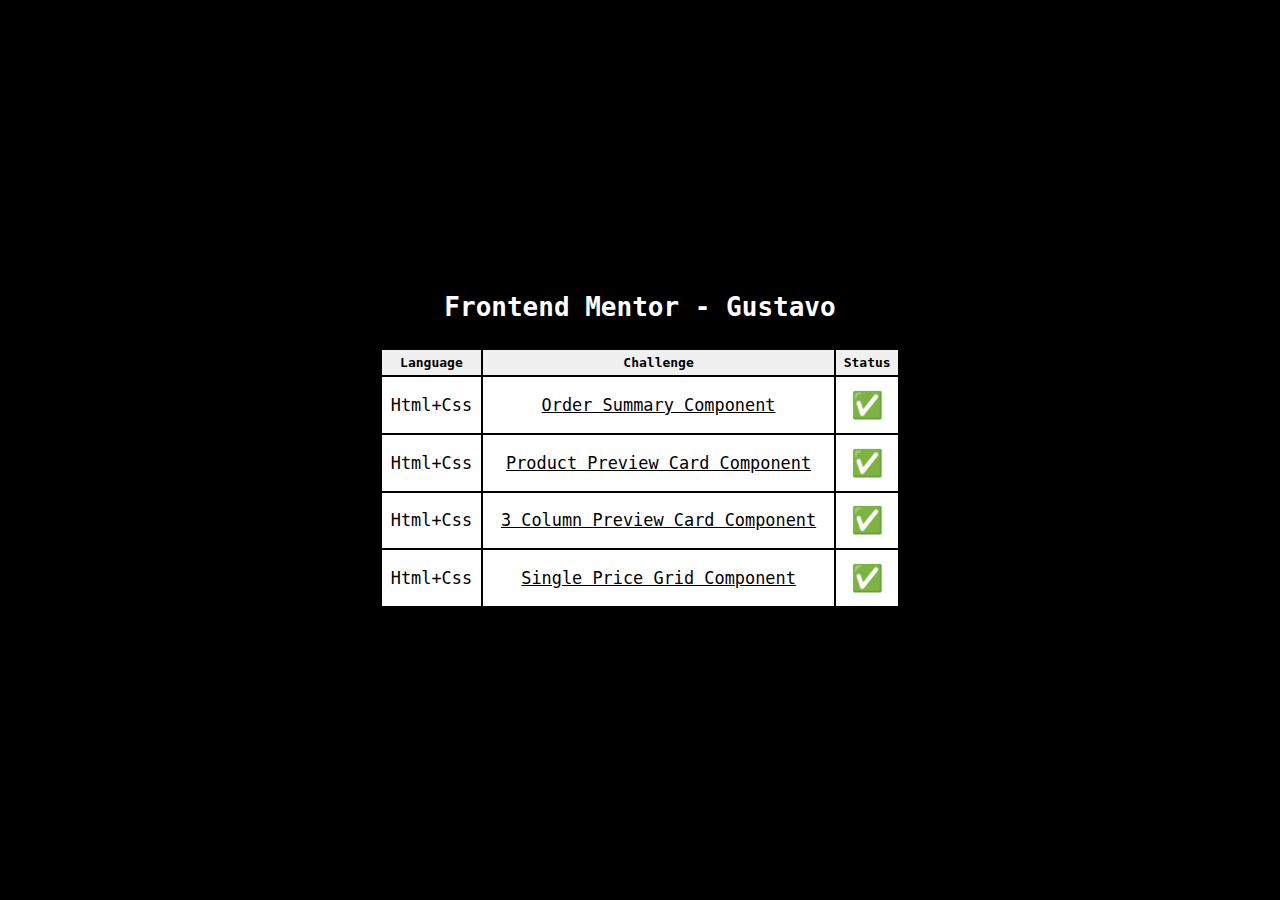
<file: index.html>
<!DOCTYPE html>
<html lang="en">
<head>
    <meta charset="UTF-8">
    <meta name="viewport" content="width=device-width, initial-scale=1.0">
    <title>Frontend Mentor Challenges</title>
</head>

<style>


*{
    margin: 0;
    padding: 0;
    color: black;
    box-sizing: border-box;
    font-family: monospace;
}

body{
    display: flex;
    flex-direction: column;
    align-items: center;
    justify-content: center;
    align-content: center;
    width: 100%;
    height: 100vh;
   background-color: black;

}

main h1{
    color: white;
    text-align: center;
    margin-bottom: 2rem;
}

table {
    width:40rem;
	height:20rem;
    text-align: center;
    border:2px solid #000000;
	border-collapse: collapse;
	padding:5px;
}

main table  th{
    border:2px solid #000000;
	padding:5px;
    background:#F0F0F0;
    

}
main table td{
    font-size: 1.3rem;
    border:2px solid #000000;
	padding:5px;
    background:#FFFFFF;
}

main table tbody tr span {
   font-size: 2rem;
}



</style>


<body>
    
    <main>
        <h1>Frontend Mentor - Gustavo</h1>
        <table>
            <thead>
            <tr>
                <th>Language</th>
                <th>Challenge</th>
                <th>Status</th>
            </tr>
            </thead>
            <tbody>
            <tr>
                <td>Html+Css</td>
                <td><a href="./OrderSummaryComponent/order-summary-component-main/index.html">Order Summary Component</a></td>
                <td><span>✅</span></td>
            </tr>
            <tr>
                <td>Html+Css</td>
                <td><a href="./ProductPreviewCardComponent/product-preview-card-component-main/index.html">Product Preview Card Component</a></td>
                <td><span>✅</span></td>
            </tr>

            <tr>
                <td>Html+Css</td>
                <td><a href="./3ColumnPreviewCardComponent/3-column-preview-card-component-main/index.html">3 Column Preview Card Component</a></td>
                <td><span>✅</span></td>
            </tr>

            <tr>
                <td>Html+Css</td>
                <td><a href="./SinglePriceGridComponent/single-price-grid-component-master/index.html">Single Price Grid Component</a></td>
                <td><span>✅</span></td>
            </tr>
            </tbody>
        </table>


    </main>


</body>
</html>
</file>
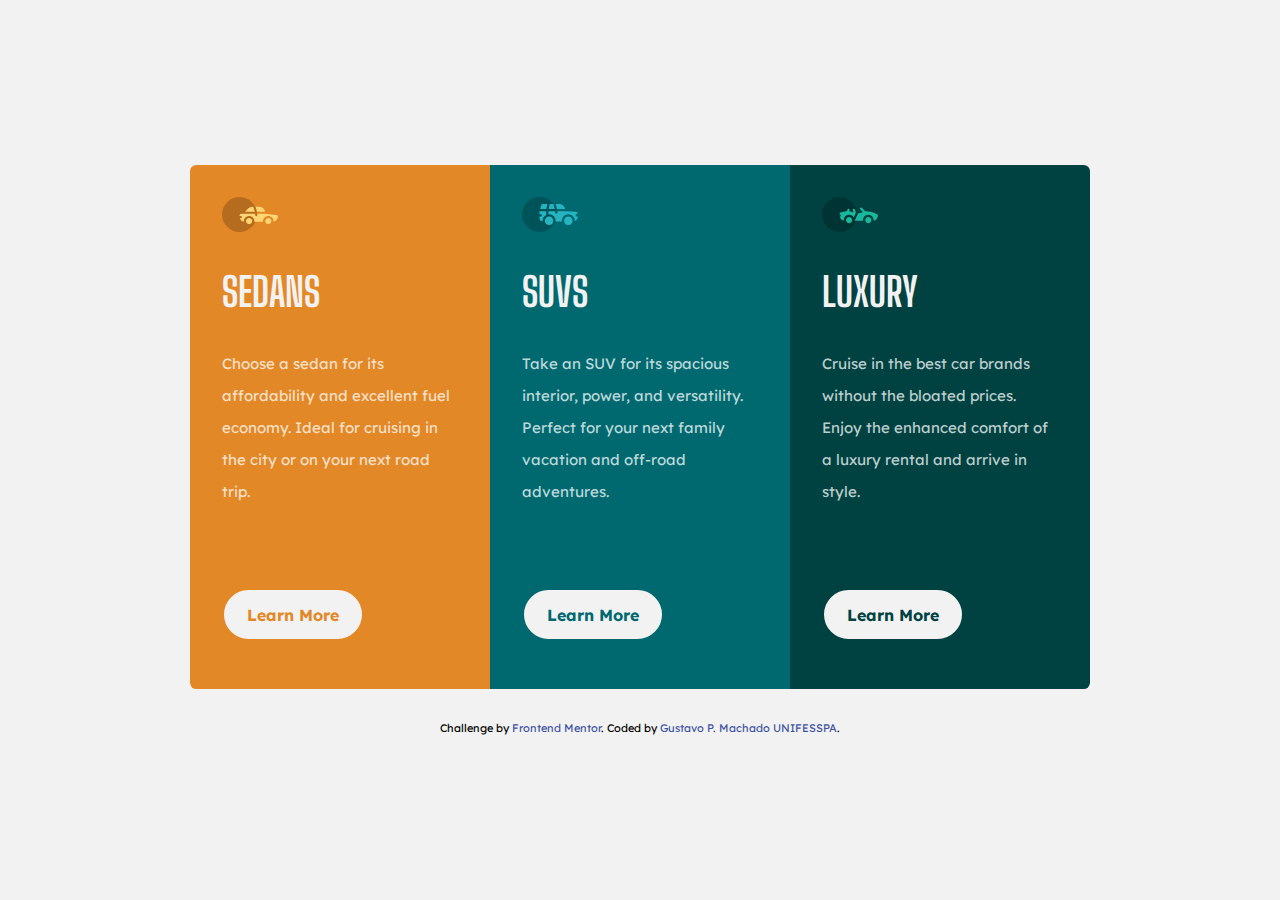
<file: 3ColumnPreviewCardComponent/3-column-preview-card-component-main/index.html>
<!DOCTYPE html>
<html lang="en">
<head>
  <meta charset="UTF-8">
  <meta name="viewport" content="width=device-width, initial-scale=1.0"> <!-- displays site properly based on user's device -->

  <link rel="icon" type="image/png" sizes="32x32" href="./images/favicon-32x32.png">
  <link rel="stylesheet" href="style.css">
  
  <title>Frontend Mentor | 3-column preview card component</title>
</head>
<body>
  
  <main>

    <div class="container">


      <section class="sedans-section">
        <div class="icon Sedans-head">
          <img src="./images/icon-sedans.svg" aria-hidden="true">
        </div>
  
        <h2>Sedans</h2>
  
        <p class="details">Choose a sedan for its affordability and excellent fuel economy. Ideal for cruising in the city 
          or on your next road trip.</p>
  
        <a href="#" id="sedans-btn" alt="Sedans Learn More Button">Learn More</a>
      </section>
  
      <section class="suvs-section">
        <div class="icon Suvs-head">
          <img src="./images/icon-suvs.svg" aria-hidden="true">
        </div>
  
        <h2>SUVs</h2>
  
        <p class="details">Take an SUV for its spacious interior, power, and versatility. Perfect for your next family vacation 
          and off-road adventures.</p>
  
        <a href="#" id="suvs-btn" alt="Suvs Learn More Button">Learn More</a>
      </section>
  
      <section class="luxury-section">
        <div class="icon Luxury-head">
          <img src="./images/icon-luxury.svg" aria-hidden="true">
        </div>
  
        <h2>Luxury</h2>
  
        <p class="details">Cruise in the best car brands without the bloated prices. Enjoy the enhanced comfort of a luxury 
          rental and arrive in style.</p>
  
        <a href="#" id="luxury-btn" alt="Luxury Learn More Button">Learn More</a>
      </section>

    </div>


  </main>

  
  <footer class="attribution">
    Challenge by
    <a href="https://www.frontendmentor.io?ref=challenge" target="_blank"
      >Frontend Mentor</a
    >. Coded by
    <a href="https://github.com/machadogustavo"
      >Gustavo P. Machado UNIFESSPA</a
    >.
  </footer>
</body>
</html>
</file>
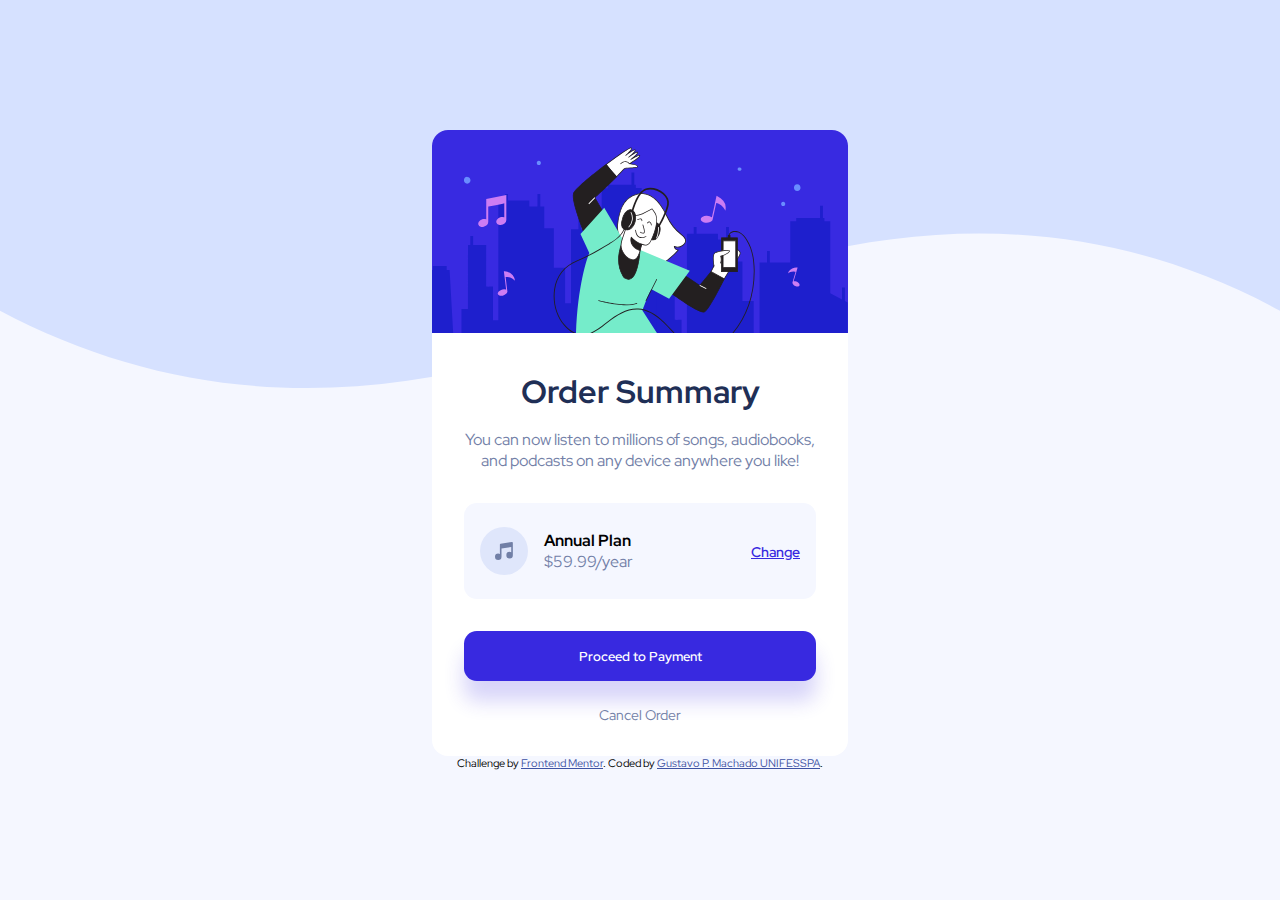
<file: OrderSummaryComponent/order-summary-component-main/index.html>
<!DOCTYPE html>
<html lang="en">
  <head>
    <meta charset="UTF-8" />
    <meta name="viewport" content="width=device-width, initial-scale=1.0" />
    <!-- displays site properly based on user's device -->

    <link
      rel="icon"
      type="image/png"
      sizes="32x32"
      href="./images/favicon-32x32.png"
    />

    <title>Frontend Mentor | Order summary card</title>

    <link rel="stylesheet" href="style.css" />

    <link
      rel="stylesheet"
      href="https://fonts.google.com/specimen/Red+Hat+Display"
    />
  </head>
  <body>


    <main>

      <img src="./images/illustration-hero.svg" alt aria-hidden="true" />

      <section>
        <h1>Order Summary</h1>
        <span class="description">You can now listen to millions of songs, audiobooks, and podcasts on
          any device anywhere you like!</span>

        <div class="informations">
          <div class="music-price">
            <img src="./images/icon-music.svg" alt aria-hidden="true" />
            <div class="price">
              <strong> Annual Plan</strong>
              <span>$59.99/year</span>
            </div>
          </div>
          <a href="#">Change</a>
        </div>

        <button type="button">Proceed to Payment</button>
        <a href="#" id="cancel-order">Cancel Order</a>


      </section>
    </main>

    
    <footer class="attribution">
      Challenge by
      <a href="https://www.frontendmentor.io?ref=challenge" target="_blank"
        >Frontend Mentor</a
      >. Coded by
      <a href="https://github.com/machadogustavo"
        >Gustavo P. Machado UNIFESSPA</a
      >.
    </footer>
  </body>
</html>
</file>
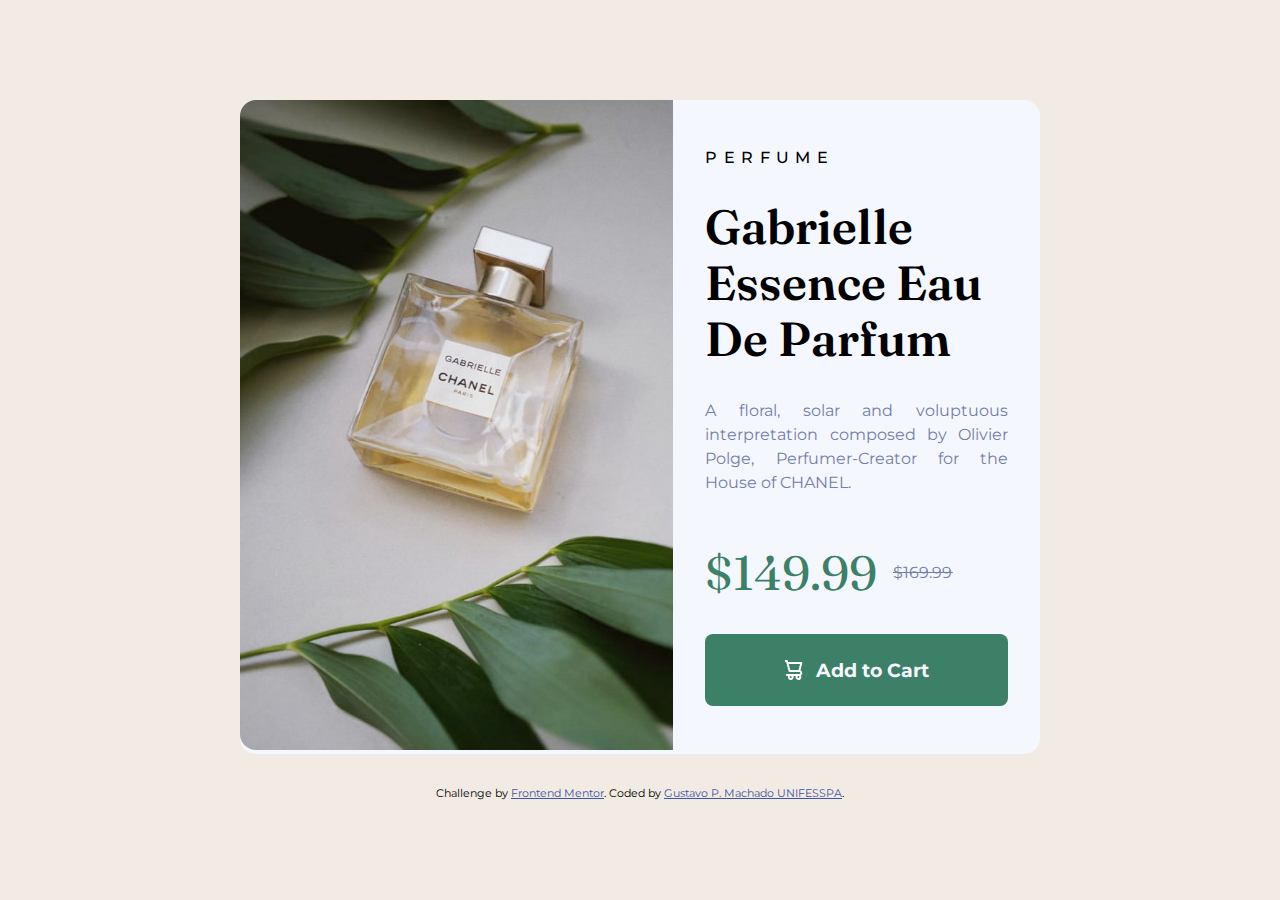
<file: ProductPreviewCardComponent/product-preview-card-component-main/index.html>
<!DOCTYPE html>
<html lang="en">
<head>
  <meta charset="UTF-8">
  <meta name="viewport" content="width=device-width, initial-scale=1.0"> <!-- displays site properly based on user's device -->

  <link rel="icon" type="image/png" sizes="32x32" href="./images/favicon-32x32.png">
  
  <title>Frontend Mentor | Product preview card component</title>

  <link rel="stylesheet" href="style.css">

</head>
<body>

  <main>


    <section>

      <picture class="img-section">

        <source media="(max-width:800px)" srcset="./images/image-product-mobile.jpg" alt aria-hidden="true">
        <img src="./images/image-product-desktop.jpg" alt aria-hidden="true">
     
      </picture>


      <div class="informations">

        <p id="sub-title">PERFUME

        <h1>Gabrielle Essence Eau De Parfum</h1>

        <p class="description">A floral, solar and voluptuous interpretation composed by Olivier Polge, 
          Perfumer-Creator for the House of CHANEL.</p>

        <div class="price">

          <span id="priceOne" alt="Current Price">$149.99</span>
          <del><span id="priceTwo" alt="Old Price">$169.99</span></del>

        </div>

        <div class="buyButton">
        
        <img src="./images/icon-cart.svg" alt aria-hidden="true" id="icon-section">
        <button type="button">Add to Cart</button>

        </div>


      </div>


    </section>



  </main>


  <footer class="attribution">
    Challenge by
    <a href="https://www.frontendmentor.io?ref=challenge" target="_blank"
      >Frontend Mentor</a
    >. Coded by
    <a href="https://github.com/machadogustavo"
      >Gustavo P. Machado UNIFESSPA</a
    >.
  </footer>
</body>
</html>
</file>
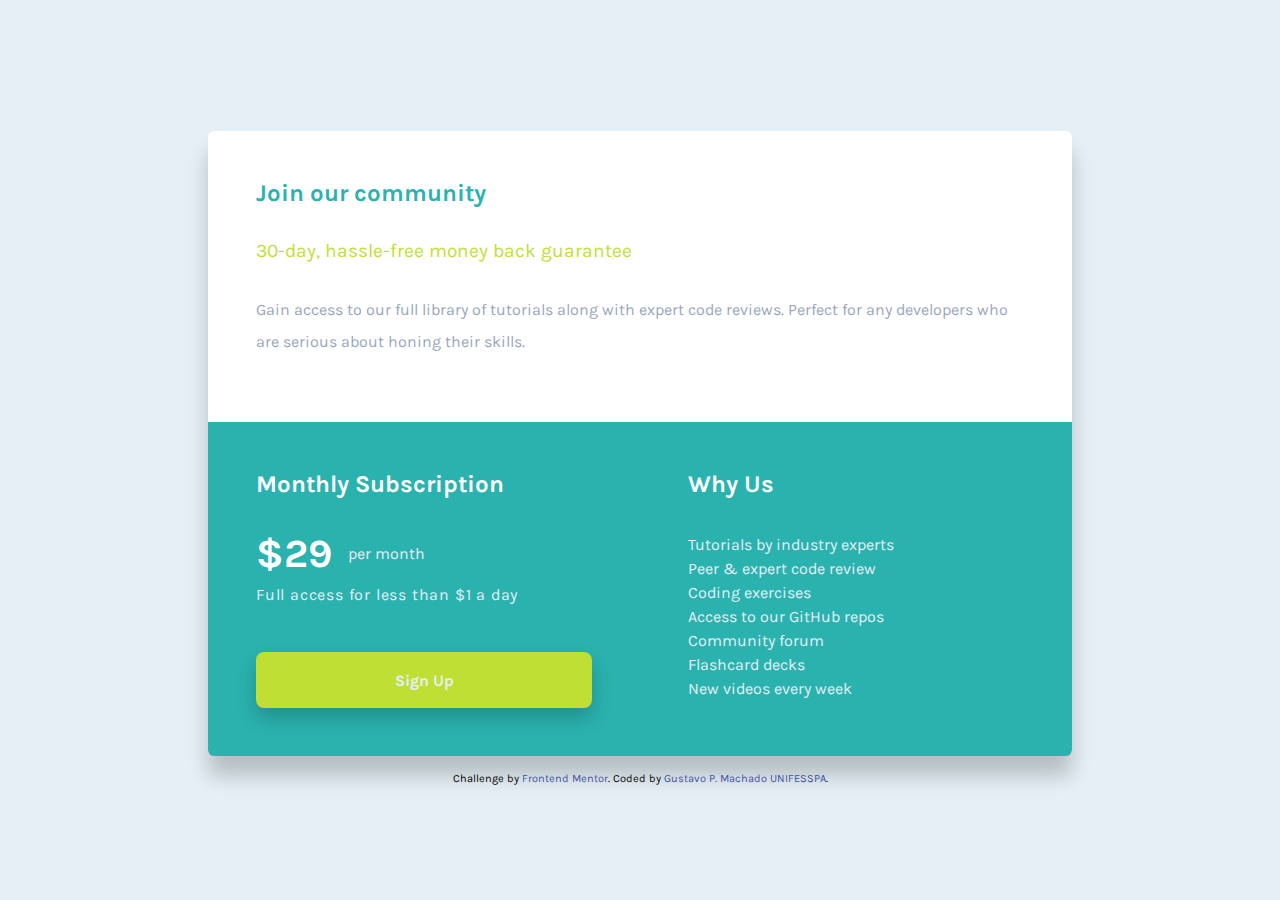
<file: SinglePriceGridComponent/single-price-grid-component-master/index.html>
<!DOCTYPE html>
<html lang="en">
  <head>
    <meta charset="UTF-8" />
    <meta name="viewport" content="width=device-width, initial-scale=1.0" />
    <link rel="stylesheet" href="style.css" />
    <link
      rel="icon"
      type="image/png"
      sizes="32x32"
      href="./images/favicon-32x32.png"
    />
    <title>Frontend Mentor | Single Price Grid Component</title>
  </head>
  <body>
    <main>
      <div class="container">
        <section class="join">
          <h2>Join our community</h2>

          <p id="title-join">30-day, hassle-free money back guarantee</p>

          <p id="description">
            Gain access to our full library of tutorials along with expert code
            reviews. Perfect for any developers who are serious about honing
            their skills.
          </p>
        </section>

        <section class="monthly">
          <h2>Monthly Subscription</h2>

          <div class="price">
            <span id="price-number">&dollar;29</span>
            <p id="price-text">per month</p> 
          </div>

          <p id="description">Full access for less than &dollar;1 a day</p>

          <a href="#" alt="Sign Up Link">Sign Up</a>
        </section>

        <section class="why">
          <h2>Why Us</h2>

          <ul>
            <li>Tutorials by industry experts</li>
            <li>Peer & expert code review</li>
            <li>Coding exercises</li>
            <li>Access to our GitHub repos</li>
            <li>Community forum</li>
            <li>Flashcard decks</li>
            <li>New videos every week</li>
          </ul>
        </section>
      </div>
    </main>

    <footer class="attribution">
      Challenge by
      <a href="https://www.frontendmentor.io?ref=challenge" target="_blank"
        >Frontend Mentor</a
      >. Coded by
      <a href="https://github.com/machadogustavo"
        >Gustavo P. Machado UNIFESSPA</a
      >.
    </footer>
  </body>
</html>
</file>
<file: 3ColumnPreviewCardComponent/3-column-preview-card-component-main/style.css>
@import url('https://fonts.googleapis.com/css2?family=Lexend+Deca&display=swap');

@import url('https://fonts.googleapis.com/css2?family=Big+Shoulders+Display:wght@700&display=swap');

* {
  margin: 0;
  padding: 0;
  box-sizing: border-box;
  text-decoration: none;
}

:root {
    /* Cor Primária */
  
    --Bright-orange: hsl(31, 77%, 52%);
    --Dark-cyan: hsl(184, 100%, 22%);
    --Very-dark-cyan: hsl(179, 100%, 13%);
  
    /* Neutral Colors*/
  
    /* Paragraphs */
    --Transparent-white: hsla(0, 0%, 100%, 0.75);

    /* Background, Headings and Buttons */
    --Very-light-gray: hsl(0, 0%, 95%);

    /* Fonte Paragrafo */

    --Font-Size-P: 50px


  }

  .attribution { font-size: 11px; text-align: center; }
  .attribution a { color: hsl(228, 45%, 44%); }

  body {
    width: 100%;
    min-height: 100vh;
    display: flex;
    align-items: center;
    justify-content: center;
    flex-direction: column;
    background-color: var(--Very-light-gray);
  }

  main {
    width: 900px;
    min-height: 250px;
    
  }

  .container{
    display: flex;
    flex-direction: row;
  }

  main section{
    display: flex;
    flex-direction: column;
    align-items: flex-start;
    width: 100%;
    height: 100%;
    padding: 2rem;
  }

  main h2 {
    font-family: 'Big Shoulders Display', cursive;
    font-size: 2.5rem;
    font-weight: 700;
    text-transform: uppercase;
    color: var(--Very-light-gray);
    margin-bottom: 2rem;
  }

  main p {
    font-size: 15px;
    font-family: 'Lexend Deca', sans-serif; 
    font-weight: 400;
    color: var(--Transparent-white);
    margin-bottom: 5rem;
    text-align: left;
    line-height: 2rem;

  }

  .sedans-section {
    background-color: var(--Bright-orange);
    border-radius: 0.4rem 0 0 0.4rem;
  }

  .suvs-section {
    background-color: var(--Dark-cyan);
  }

  .luxury-section {
    background-color: var(--Very-dark-cyan);
    border-radius: 0 0.4rem 0.4rem 0;
  }

  .icon img{
    margin-bottom: 2rem;
    width: 56px;
  }

  main section a {
    font-family: 'Lexend Deca', sans-serif; 
    font-weight: bold;
    background-color: var(--Very-light-gray);
    border: none;
    padding: 0.9rem;
    border-radius: 5rem;
    width: 60%;
    margin-bottom: 1rem;
    cursor: pointer;
    text-align: center;
  }

  #sedans-btn{
    color: var(--Bright-orange);
    transition: all 0.3s;
    border: 2px var(--Bright-orange) solid;
  }

  #suvs-btn{
    color: var(--Dark-cyan);
    transition: all 0.3s;
    border: 2px var(--Dark-cyan) solid;
  }

  #luxury-btn{
    color: var(--Very-dark-cyan);
    transition: all 0.3s;
    border: 2px var(--Very-dark-cyan) solid;
  }

  
  #sedans-btn:hover,#suvs-btn:hover,#luxury-btn:hover {
    background-color: transparent;
    color: var(--Transparent-white);
    border: 2px var(--Transparent-white) solid;
  }

  footer {
    font-family: 'Lexend Deca', sans-serif; 
    font-weight: 400;
    margin-top: 2rem;
  }

  
@media screen and (max-width: 850px) {
    body {
        width: 100%;
    }

    main {
        width: 375px;
        margin-top: 5rem;
    }

    .container {
      display: flex;
      flex-direction: column;
    }

    main section {
        display: flex;
        flex-direction: column;
        align-items: flex-start;
        width: 100%;
        height: 100%;
        padding: 2rem;
    }

    main p {
        font-size: 18px;
        margin-bottom: 2rem;
        line-height: 2.5rem;
    
    }

    main section a {
        padding: 1.5rem;
      }

    .sedans-section {
        border-radius: 0.4rem 0.4rem 0 0;
      }
    
    .luxury-section {
        background-color: var(--Very-dark-cyan);
        border-radius: 0 0 0.4rem 0.4rem;
      }
    
    .icon img{
        margin-top: 1.5rem;
        margin-bottom: 3rem;
        width: 56px;
    }
    
    footer {
        margin-bottom: 2rem;
    }


  }
</file>
<file: OrderSummaryComponent/order-summary-component-main/style.css>
@import url("https://fonts.googleapis.com/css2?family=Red+Hat+Display:wght@500;700;900&display=swap");

* {
  margin: 0;
  padding: 0;
  box-sizing: border-box;
  font-family: "Red Hat Display", sans-serif;
}

:root {
  /* Cor Primária */

  --Pale-blue: hsl(225, 100%, 94%);
  --Bright-blue: hsl(245, 75%, 52%);

  /* Neutral */

  --Very-pale-blue: hsl(225, 100%, 98%);
  --Desaturated-blue: hsl(224, 23%, 55%);
  --Dark-blue: hsl(223, 47%, 23%);
}

body {
  background-color: var(--Very-pale-blue);
  min-height: 100vh;
  width: 100%;
  display: flex;
  align-items: center;
  flex-direction: column;
  justify-content: center;
  padding: 1rem;
  background: var(--Very-pale-blue) url(./images/pattern-background-desktop.svg) no-repeat left top/contain;
}

main {
  background-color: #fff;
  max-width: 416px;
  border-radius: 1rem;
}

main section {
  display: flex;
  align-items: center;
  justify-content: center;
  flex-direction: column;
  padding: 0 2rem;
  height: 100%;
  width: 100%;
}

main img {
  border-radius: 1rem 1rem 0 0;
  width: 100%;
}

main section h1 {
  margin-top: 2rem;
  margin-bottom: 1rem;
  color: var(--Dark-blue);
}

main section span {
  color: var(--Desaturated-blue);
  text-align: center;
}

main div.informations {
  display: flex;
  flex-direction: row;
  align-items: center;
  justify-content: space-between;
  width: 100%;
  background-color: var(--Very-pale-blue);
  border-radius: 0.8rem;
  padding: 1.5rem 1rem;
  margin: 2rem 0;
}

main .informations .music-price {
  display: flex;
  align-items: center;
}

main .informations .price {
  display: flex;
  flex-direction: column;
}

main .informations img {
  width: 48px;
  margin-right: 1rem;
}

main .informations a {
  color: var(--Bright-blue);
  font-weight: 600;
  font-size: 90%;
  transition: all 0.3s;
}

main .informations a:hover {
  color: var(--Dark-blue);
  text-decoration: none;
}

main button {
  cursor: pointer;
  background-color: var(--Bright-blue);
  color: #fff;
  font-weight: 600;
  border: none;
  width: 100%;
  padding: 1rem 0;
  border-radius: 0.8rem;
  margin-bottom: 1.5rem;
  box-shadow: 0px 20px 20px rgba(56, 42, 225, 0.2);
  transition: background 0.3s;
}

main button:hover {
  background-color: var(--Desaturated-blue);
}

#cancel-order {
  text-decoration: none;
  color: var(--Desaturated-blue);
  font-size: 0.9rem;
  margin-bottom: 2rem;
  transition: all 0.3s;
}

#cancel-order:hover {
  color: var(--Bright-blue);
  font-weight: 600;
}

.attribution {
  font-size: 11px;
  text-align: center;
}
.attribution a {
  color: hsl(228, 45%, 44%);
}

/* MOBILE */

@media screen and (max-width: 650px) {
  body {
    background: var(--Very-pale-blue) url(./images/pattern-background-mobile.svg) no-repeat left top/contain;
    
  }
}

@media screen and (max-width: 980px) {
  section {
    padding: 0 3rem;
  }
}
</file>
<file: ProductPreviewCardComponent/product-preview-card-component-main/style.css>
@import url('https://fonts.googleapis.com/css2?family=Montserrat:wght@500;700&display=swap');

@import url('https://fonts.googleapis.com/css2?family=Fraunces:opsz,wght@9..144,700&display=swap');

* {
  margin: 0;
  padding: 0;
  box-sizing: border-box;
  font-family: 'Montserrat', sans-serif; 
}

:root {
    /* Cor Primária */
  
    --Dark-cyan: hsl(158, 36%, 37%);
    --Cream: hsl(30, 38%, 92%);
  
    /* Neutral */
  
    --Very-pale-blue: hsl(225, 100%, 98%);
    --Desaturated-blue: hsl(224, 23%, 55%);
    --Dark-blue: hsl(223, 47%, 23%);

    /* Fonte Paragrafo */

    --Font-Size-P: 14px

    /* Widths */

    --Mobile: 375px

    --Desktop: 1440px
  }

  .attribution { font-size: 11px; text-align: center; }
  .attribution a { color: hsl(228, 45%, 44%); }


  body{
    background-color: var(--Cream);
    display: flex;
    width: --Desktop;
    min-height: 100vh;
    justify-content: center;
    align-items: center;
    flex-direction: column;
  }

  main{
    background-color: var(--Very-pale-blue);
    max-width: 800px;
    border-radius: 1rem;
    margin-top: 1rem;
    margin-bottom: 1rem;
  }

  footer{
    margin: 1rem;
  }

  main section {
    display: flex;
    align-items: center;
    width: 100%;
    height: 100%;
  }

  .img-section img {
    max-height: 650px;
    border-radius: 1rem 0 0 1rem;
  }

  .informations{
    margin: 0 2rem;
  }

  #sub-title {
    font-family: Montserrat;
    font-weight: 500;
    font-size: 1rem;
    letter-spacing: 0.4rem;
    margin-bottom: 2rem;
    margin-top: 2rem;
  }

  main section h1 {
    font-family: Fraunces;
    font-weight: 600;
    font-size: 3rem;
    line-height: 3.5rem;
    margin-bottom: 2rem;
  }

  main section .informations .description {
    color: var(--Desaturated-blue);
    line-height: 1.5rem;
    margin-bottom: 3rem;
    font-size: var(--Font-Size-P);
    text-align: justify;
  }

  main section .informations .price {
    display: flex;
    margin-top: 2rem;
    justify-content: left;
    align-items: center;
  }

  #priceOne {
    font-family: Fraunces;
    font-size: 3rem;
    color: var(--Dark-cyan);

  }

  #priceTwo {
    font-size: 1rem;
    color: var(--Desaturated-blue);
    text-decoration:line-through;
    margin-left: 1rem;
  }

  main section .informations .buyButton{
    display: flex;
    flex-direction: row;
    align-items: center;
    justify-content: center;
    width: 100%;
    padding: 1.5rem;
    background-color: var(--Dark-cyan);
    border-radius: 0.5rem;
    margin: 2rem 0 2rem 0;
    transition: all 0.3s;
  }

  main section .informations .buyButton:hover{
    background-color: var(--Dark-blue);
  }

  .buyButton img{
    width: 18px;
    margin-right: 0.8rem;
  }

  main section .informations button {
    border: none;
    background-color: transparent;
    color: var(--Very-pale-blue);
    font-weight: 700;
    font-size: 1.2rem;
    cursor: pointer;
  }

@media screen and (max-width: 800px) {
    body {
      width: --Mobile;
      
    }

    main{
        width: 500px;
        margin-top: 3rem;
        margin-bottom: 5rem;
    }

    main section {
        display: flex;
        flex-direction: column;
      }

    .img-section img {
        max-height: 400px;
        width: 100%;
        border-radius: 1rem 1rem 0 0;
      }

    main section h1{

        font-size: 3rem;
        line-height: 3rem;
        text-align: left;
      }

    footer{
        margin-bottom: 5rem;
      }
  }
</file>
<file: SinglePriceGridComponent/single-price-grid-component-master/style.css>
@import url('https://fonts.googleapis.com/css2?family=Karla:wght@400;700&display=swap');


* {
  margin: 0;
  padding: 0;
  box-sizing: border-box;
  text-decoration: none;
  font-family: 'Karla', sans-serif;
  list-style: none;
}

:root {

    /* Cor Primária */
  
    --Cyan: hsl(179, 62%, 43%);
    --Bright-Yellow: hsl(71, 73%, 54%);
  
    /* Neutral Colors*/
    
    --Light-Gray: hsl(204, 43%, 93%);
    --Grayish-Blue: hsl(218, 22%, 67%);

    /* Typography */

    /* Body Copy */
    
    --Font-size: 16px;

    /* Widths */

    --Mobile: 375px;
    --Desktop: 1440px;

  }

  
.attribution { font-size: 11px; text-align: center; }
.attribution a { color: hsl(228, 45%, 44%); }



body{
    display: flex;
    flex-direction: column;
    align-items: center;
    justify-content: center;
    width: 100%;
    min-height: 100vh;
    background-color: var(--Light-Gray);
}

main {
    display: flex;
    flex-direction: column;
    align-items: center;
    justify-content: center;
    width: 375px;
    height: 100%;
}

.container {
    display: grid;
    grid-template-columns: 1fr;
    grid-template-rows: 3fr;
    width: 100%;
    height: 100%;
    margin-top: 1rem;
    margin-bottom: 1rem;
    border-radius: 0.4rem;
    box-shadow: 0px 20px 20px rgba(0, 0, 0, 0.2);
}

.join {
    background-color: #fff;
    padding: 2rem;
    border-radius: 0.4rem 0.4rem 0 0;
    width: 100%;
    height: 100%;
}

.join h2 {
    color: var(--Cyan);
    margin-bottom: 2rem;
}

.join #title-join {
    color: var(--Bright-Yellow);
    margin-bottom: 2rem;
    font-size: 1.2rem;
}

.join #description {
    color: var(--Grayish-Blue);
    line-height: 2rem;
    margin-bottom: 1rem;
    font-size: var(--Font-size);
}

.monthly {
    background-color: var(--Cyan);
    display: flex;
    flex-direction: column;
    justify-content: space-around;
    padding: 2rem;
    height: 100%;
    width: 100%;
}

.monthly h2 {
    color: #fff;
    margin-bottom: 2rem;
}

.monthly .price {
    display: flex;
    align-items: center;
    margin-bottom: 0.5rem; 
}

.monthly .price #price-number:hover {
    transform: scale(1.2);
}

.monthly .price #price-number {
    color: #fff;
    font-size: 2.5rem;
    margin-right: 1rem;
    font-weight: 700;
    transition: all 0.3s;
}

.monthly .price #price-text {
    width: 100%;
    color: var(--Light-Gray);
    font-size: var(--Font-size);
}

.monthly #description {
    color: var(--Light-Gray);
    margin-bottom: 3rem;
    font-size: var(--Font-size);
    letter-spacing: 0.05rem;
}

.monthly a {
    display: flex;
    font-size: 1rem;
    align-items: center;
    justify-content: center;
    background-color: var(--Bright-Yellow);
    height: 3.5rem;
    width: 100%;
    color: var(--Light-Gray);
    border-radius: 0.5rem;
    font-weight: 700;
    box-shadow: 0px 10px 20px rgba(0, 0, 0, 0.2);
    transition: all 0.3s;
}

.monthly a:hover {
    background-color: var(--Light-Gray);
    color: var(--Cyan);
}

.why {
    height: 100%;
    width: 100%;
    background-color: var(--Cyan);
    padding: 2rem;
    border-radius: 0 0 0.4rem 0.4rem;
}

.why h2 {
    color: #fff;
    margin-bottom: 1rem;
}

.why ul li {
    color: var(--Light-Gray);
    line-height: 1.5rem;
    font-size: var(--Font-size);
    max-width: 15rem;
}

footer{
    margin-bottom: 2rem;
}


@media screen and (min-width: 850px) {

    main {
        width: 1440px;
        height: 100%;
    }


    .container {
        width: 60%;
        
        grid-template-columns: repeat(2, 1fr);
        grid-template-rows: 0.5fr 1fr;

    }

    .join {
        grid-column-start: span 2;
        padding: 3rem;
    }

    .join #title-join{
        margin-bottom: 2rem;
    }


    .monthly {
        border-radius: 0 0 0 0.4rem;
        padding: 3rem;
        
    }

    .why {
        padding: 3rem;
        border-radius: 0 0 0.4rem 0;
        
    }

    .why h2 {
        margin-bottom: 2.2rem;
    }

    footer{
        margin-bottom: 0;
    }

  }
</file>
